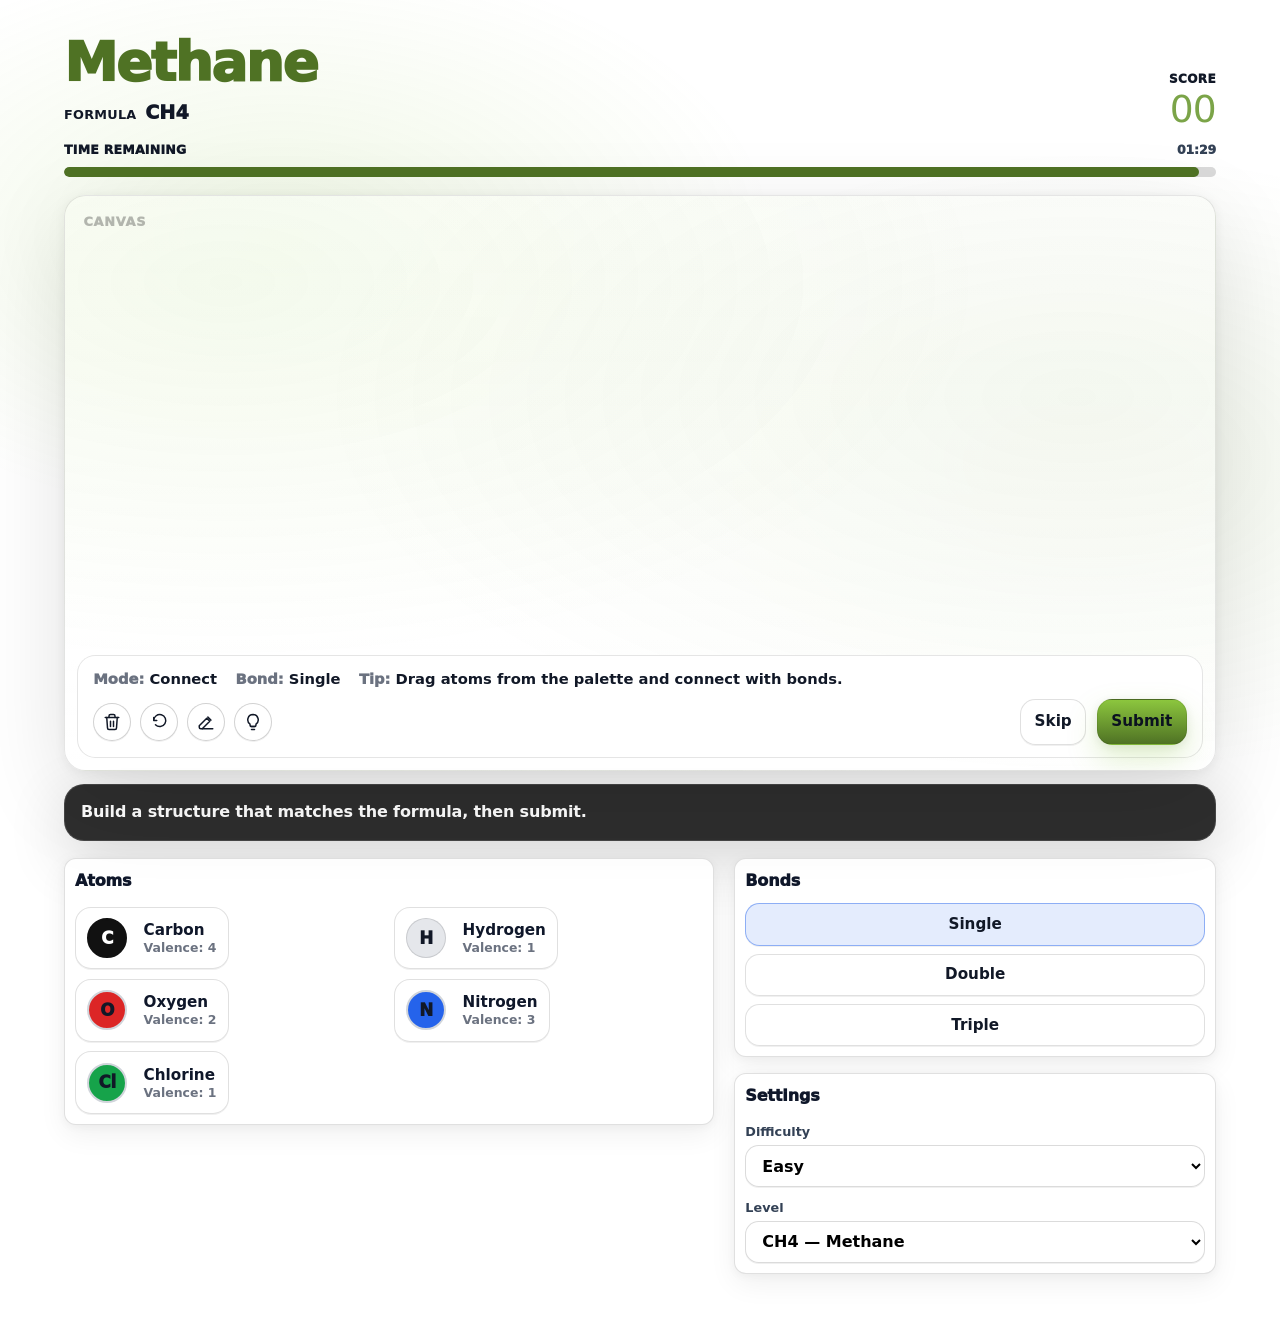
<file: game.html>
<!doctype html>
<html lang="en">
  <head>
    <meta charset="utf-8" />
    <meta name="viewport" content="width=device-width, initial-scale=1" />
    <title>Chemistry Formula Puzzle</title>
    <link rel="stylesheet" href="reset.css" />
    <link rel="stylesheet" href="layout.css" />
    <link rel="stylesheet" href="style.css" />
  </head>
  <body class="chem-game">
    <main class="chem-game__main">
      <section class="chem-shell chem-shell--v2" aria-label="Chemistry puzzle game">
        <div class="layout-container chem-shell__inner">
          <header class="chem-hdr">
            <div class="chem-hdr__row">
              <div class="chem-titlewrap">
                <div id="levelClue" class="chem-title" aria-live="polite">—</div>
                <div class="chem-sub">
                  <span class="chem-sub__k">Formula</span>
                  <span id="levelFormula" class="chem-sub__v" aria-live="polite">—</span>
                </div>
              </div>

              <div class="chem-score" aria-label="Score">
                <div class="chem-score__label">Score</div>
                <div id="scoreValue" class="chem-score__value">00</div>
              </div>
            </div>

            <div class="chem-timer" aria-label="Time remaining">
              <div class="chem-timer__label">
                <span>Time remaining</span>
                <span id="timeText" class="chem-timer__text">—</span>
              </div>
              <div class="chem-timer__bar" role="progressbar" aria-valuemin="0" aria-valuemax="100" aria-valuenow="100">
                <div id="timerFill" class="chem-timer__fill" style="width: 100%"></div>
              </div>
            </div>
          </header>

          <section class="chem-stage" aria-label="Molecule workspace">
            <div id="workspace" class="chem-canvas chem-canvas--v2" role="application" aria-label="Molecule canvas" tabindex="0">
              <div class="chem-canvas__label" aria-hidden="true">CANVAS</div>
              <svg id="bondLayer" class="chem-bonds" aria-hidden="true"></svg>
              <div id="atomLayer" class="chem-atoms" aria-hidden="false"></div>
              <div class="chem-stage__footer" aria-label="Canvas controls">
                <div class="chem-hudline" aria-label="Mode and tips">
                  <div class="chem-hudline__item"><span class="chem-hudline__k">Mode:</span> <span id="hudMode">Connect</span></div>
                  <div class="chem-hudline__item"><span class="chem-hudline__k">Bond:</span> <span id="hudBond">Single</span></div>
                  <div class="chem-hudline__item">
                    <span class="chem-hudline__k">Tip:</span>
                    <span id="hudTip">Drag atoms from the palette and connect with bonds.</span>
                  </div>
                </div>

                <div class="chem-stage__footerRow" aria-label="Controls row">
                  <div class="chem-iconbar" aria-label="Quick controls">
                    <button id="btnReset" class="chem-iconbtn" type="button" aria-label="Clear">
                      <svg viewBox="0 0 24 24" aria-hidden="true" focusable="false">
                        <path d="M3 6h18" fill="none" stroke="currentColor" stroke-width="2" stroke-linecap="round" stroke-linejoin="round" />
                        <path d="M8 6V4a2 2 0 0 1 2-2h4a2 2 0 0 1 2 2v2" fill="none" stroke="currentColor" stroke-width="2" stroke-linecap="round" stroke-linejoin="round" />
                        <path d="M19 6l-1 14a2 2 0 0 1-2 2H8a2 2 0 0 1-2-2L5 6" fill="none" stroke="currentColor" stroke-width="2" stroke-linecap="round" stroke-linejoin="round" />
                        <path d="M10 11v7M14 11v7" fill="none" stroke="currentColor" stroke-width="2" stroke-linecap="round" stroke-linejoin="round" />
                      </svg>
                    </button>
                    <button id="btnRedo" class="chem-iconbtn" type="button" aria-label="Undo">
                      <svg viewBox="0 0 24 24" aria-hidden="true" focusable="false">
                        <path d="M9 10H5V6M5 10a8 8 0 1 1 2.3 5.7" fill="none" stroke="currentColor" stroke-width="2" stroke-linecap="round" stroke-linejoin="round" />
                      </svg>
                    </button>
                    <button id="btnEraser" class="chem-iconbtn" type="button" aria-label="Erase" aria-pressed="false">
                      <svg viewBox="0 0 24 24" aria-hidden="true" focusable="false">
                        <path d="M3 17 13 7l4 4L7 21H5a2 2 0 0 1-2-2v-2Z" fill="none" stroke="currentColor" stroke-width="2" stroke-linejoin="round" />
                        <path d="M14.5 5.5 18.5 9.5" fill="none" stroke="currentColor" stroke-width="2" stroke-linecap="round" stroke-linejoin="round" />
                        <path d="M7 21h14" fill="none" stroke="currentColor" stroke-width="2" stroke-linecap="round" stroke-linejoin="round" />
                      </svg>
                    </button>
                    <button id="btnHint" class="chem-iconbtn" type="button" aria-label="Hint">
                      <svg viewBox="0 0 24 24" aria-hidden="true" focusable="false">
                        <path d="M9 18h6" fill="none" stroke="currentColor" stroke-width="2" stroke-linecap="round" stroke-linejoin="round" />
                        <path d="M10 22h4" fill="none" stroke="currentColor" stroke-width="2" stroke-linecap="round" stroke-linejoin="round" />
                        <path d="M12 2a7 7 0 0 0-4 12.7V16a2 2 0 0 0 2 2h4a2 2 0 0 0 2-2v-1.3A7 7 0 0 0 12 2Z" fill="none" stroke="currentColor" stroke-width="2" stroke-linecap="round" stroke-linejoin="round" />
                      </svg>
                    </button>
                  </div>

                  <div class="chem-stage__actions" aria-label="Primary actions">
                    <button id="btnSkip" class="chem-btn chem-btn--ghost chem-btn--wide" type="button">Skip</button>
                    <button id="btnValidate" class="chem-btn chem-btn--primary chem-btn--wide" type="button">Submit</button>
                  </div>
                </div>
              </div>
            </div>

            <div class="chem-feedback" aria-live="polite" aria-atomic="true">
              <div id="feedback" class="chem-feedback__text">Build a structure that matches the formula, then submit.</div>
              <div id="fact" class="chem-feedback__fact" hidden></div>
            </div>
          </section>

          <section class="chem-bottom" aria-label="Building palette and tools">
            <div class="chem-bottom__left">
              <div class="chem-bottomcard">
                <div class="chem-bottomcard__title">Atoms</div>
                <div class="chem-palette chem-palette--v2" role="list">
                  <button class="chem-atom chem-atom--v2" type="button" data-element="C" aria-label="Add carbon">
                    <span class="chem-atom__sym">C</span>
                    <span class="chem-atom__info">
                      <span class="chem-atom__name">Carbon</span>
                      <span class="chem-atom__meta">Valence: 4</span>
                    </span>
                  </button>
                  <button class="chem-atom chem-atom--v2" type="button" data-element="H" aria-label="Add hydrogen">
                    <span class="chem-atom__sym">H</span>
                    <span class="chem-atom__info">
                      <span class="chem-atom__name">Hydrogen</span>
                      <span class="chem-atom__meta">Valence: 1</span>
                    </span>
                  </button>
                  <button class="chem-atom chem-atom--v2" type="button" data-element="O" aria-label="Add oxygen">
                    <span class="chem-atom__sym">O</span>
                    <span class="chem-atom__info">
                      <span class="chem-atom__name">Oxygen</span>
                      <span class="chem-atom__meta">Valence: 2</span>
                    </span>
                  </button>
                  <button class="chem-atom chem-atom--v2" type="button" data-element="N" aria-label="Add nitrogen">
                    <span class="chem-atom__sym">N</span>
                    <span class="chem-atom__info">
                      <span class="chem-atom__name">Nitrogen</span>
                      <span class="chem-atom__meta">Valence: 3</span>
                    </span>
                  </button>
                  <button class="chem-atom chem-atom--v2" type="button" data-element="Cl" aria-label="Add chlorine">
                    <span class="chem-atom__sym">Cl</span>
                    <span class="chem-atom__info">
                      <span class="chem-atom__name">Chlorine</span>
                      <span class="chem-atom__meta">Valence: 1</span>
                    </span>
                  </button>
                </div>
              </div>
            </div>

            <div class="chem-bottom__right">
              <div class="chem-bottomcard">
                <div class="chem-bottomcard__title">Bonds</div>
                <div class="chem-bondstack" aria-label="Bond order">
                  <button id="bondSingle" class="chem-btn chem-btn--seg chem-btn--stack is-active" type="button" data-bond="1">Single</button>
                  <button id="bondDouble" class="chem-btn chem-btn--seg chem-btn--stack" type="button" data-bond="2">Double</button>
                  <button id="bondTriple" class="chem-btn chem-btn--seg chem-btn--stack" type="button" data-bond="3">Triple</button>
                </div>
              </div>

              <div class="chem-bottomcard chem-bottomcard--settings">
                <div class="chem-bottomcard__title">Settings</div>
                <div class="chem-settingsgrid">
                  <div class="chem-level-select">
                    <label class="chem-control__label" for="difficultySelect">Difficulty</label>
                    <select id="difficultySelect" class="chem-select chem-select--sm" aria-label="Select difficulty">
                      <option value="easy">Easy</option>
                      <option value="medium">Medium</option>
                      <option value="hard">Hard</option>
                      <option value="hardcore">Hardcore</option>
                    </select>
                  </div>
                  <div class="chem-level-select">
                    <label class="chem-control__label" for="levelSelect">Level</label>
                    <select id="levelSelect" class="chem-select" aria-label="Select level"></select>
                  </div>
                </div>
              </div>
            </div>
          </section>

          <!-- Hidden elements kept for JS hooks (status + optional helpers) -->
          <div class="chem-hidden" aria-hidden="true">
            <div id="statusCounts"></div>
            <div id="statusConn"></div>
            <div id="statusValence"></div>
            <button id="btnAnswer" type="button" tabindex="-1"></button>
            <button id="btnRing6" type="button" tabindex="-1"></button>
            <button id="btnAromatic" type="button" tabindex="-1"></button>
            <button id="btnSnap" type="button" tabindex="-1"></button>
          </div>
        </div>
      </section>
    </main>

    <script defer src="game.js"></script>
  </body>
</html>
</file>
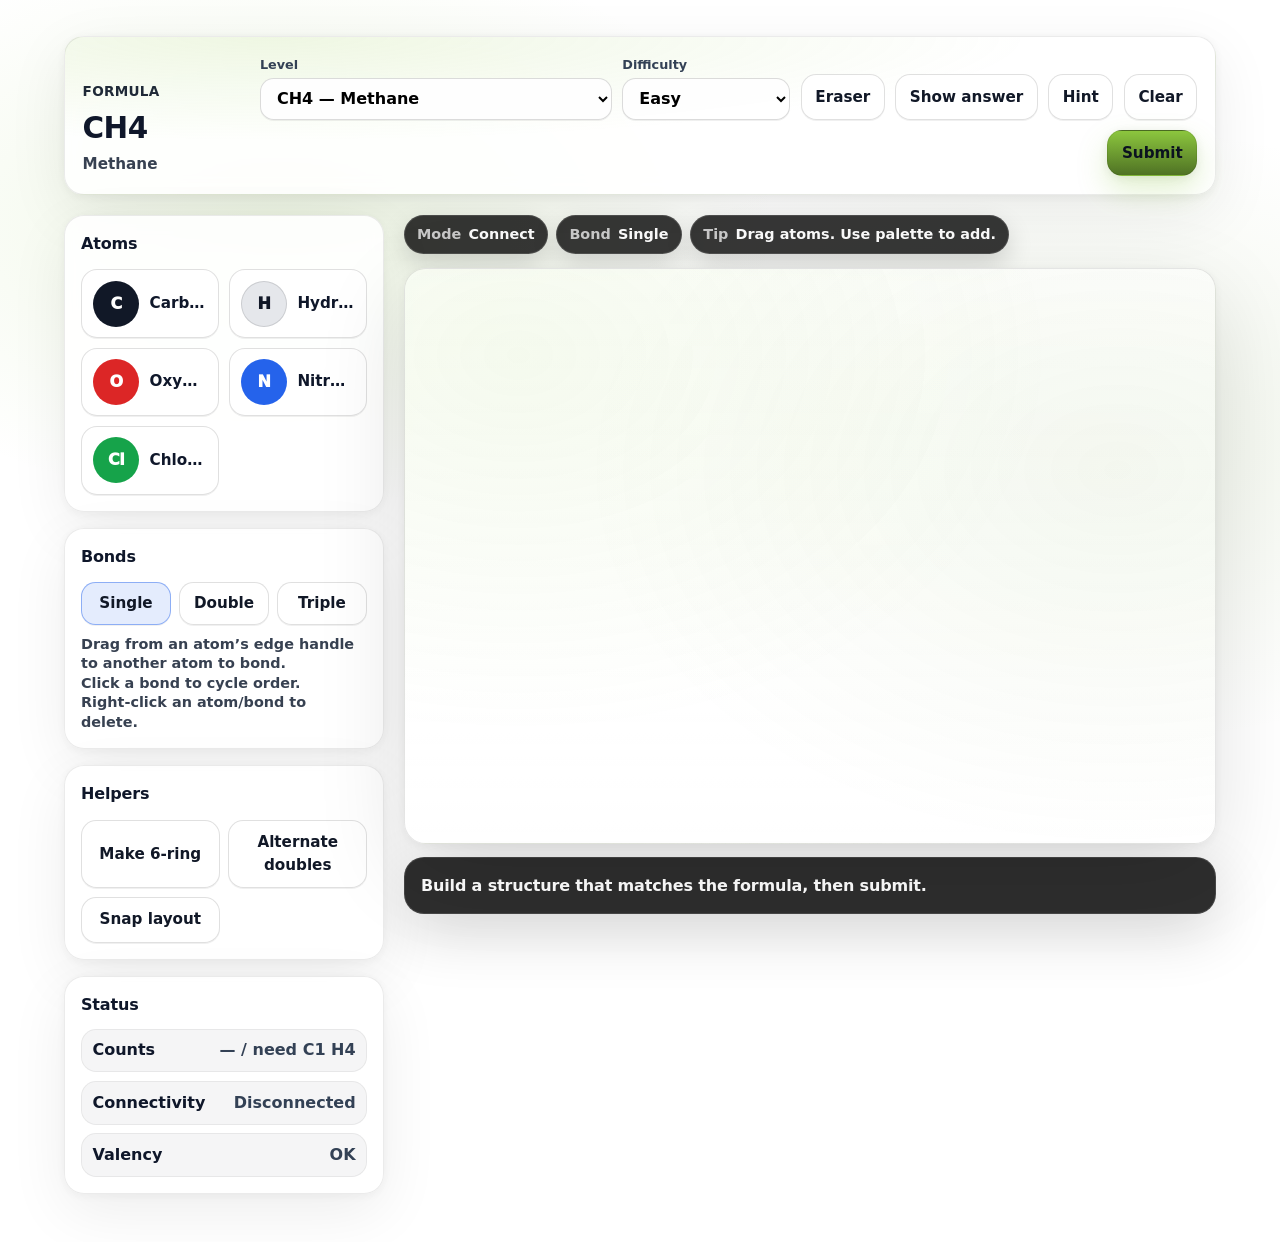
<file: gamev1.html>
<!doctype html>
<html lang="en">
  <head>
    <meta charset="utf-8" />
    <meta name="viewport" content="width=device-width, initial-scale=1" />
    <title>Chemistry Formula Puzzle</title>
    <link rel="stylesheet" href="reset.css" />
    <link rel="stylesheet" href="layout.css" />
    <link rel="stylesheet" href="style.css" />
  </head>
  <body class="chem-game">
    <main class="chem-game__main">
      <section class="chem-shell" aria-label="Chemistry puzzle game">
        <div class="layout-container chem-shell__inner">
          <header class="chem-topbar">
            <div class="chem-level">
              <div class="chem-level__label">Formula</div>
              <div id="levelFormula" class="chem-level__formula" aria-live="polite">—</div>
              <div id="levelClue" class="chem-level__clue" aria-live="polite"></div>
            </div>

            <div class="chem-topbar__actions">
              <div class="chem-level-select">
                <label class="chem-control__label" for="levelSelect">Level</label>
                <select id="levelSelect" class="chem-select" aria-label="Select level"></select>
              </div>
              <div class="chem-level-select">
                <label class="chem-control__label" for="difficultySelect">Difficulty</label>
                <select id="difficultySelect" class="chem-select chem-select--sm" aria-label="Select difficulty">
                  <option value="easy">Easy</option>
                  <option value="medium">Medium</option>
                  <option value="hard">Hard</option>
                  <option value="hardcore">Hardcore</option>
                </select>
              </div>
              <button id="btnEraser" class="chem-btn chem-btn--ghost" type="button" aria-pressed="false">Eraser</button>
              <button id="btnAnswer" class="chem-btn chem-btn--ghost" type="button" aria-pressed="false">Show answer</button>
              <button id="btnHint" class="chem-btn chem-btn--ghost" type="button">Hint</button>
              <button id="btnReset" class="chem-btn chem-btn--ghost" type="button">Clear</button>
              <button id="btnValidate" class="chem-btn chem-btn--primary" type="button">Submit</button>
            </div>
          </header>

          <div class="chem-layout">
            <aside class="chem-panel" aria-label="Building palette and tools">
              <div class="chem-card">
                <div class="chem-card__title">Atoms</div>
                <div class="chem-palette" role="list">
                  <button class="chem-atom" type="button" data-element="C" aria-label="Add carbon">
                    <span class="chem-atom__sym">C</span><span class="chem-atom__name">Carbon</span>
                  </button>
                  <button class="chem-atom" type="button" data-element="H" aria-label="Add hydrogen">
                    <span class="chem-atom__sym">H</span><span class="chem-atom__name">Hydrogen</span>
                  </button>
                  <button class="chem-atom" type="button" data-element="O" aria-label="Add oxygen">
                    <span class="chem-atom__sym">O</span><span class="chem-atom__name">Oxygen</span>
                  </button>
                  <button class="chem-atom" type="button" data-element="N" aria-label="Add nitrogen">
                    <span class="chem-atom__sym">N</span><span class="chem-atom__name">Nitrogen</span>
                  </button>
                  <button class="chem-atom" type="button" data-element="Cl" aria-label="Add chlorine">
                    <span class="chem-atom__sym">Cl</span><span class="chem-atom__name">Chlorine</span>
                  </button>
                </div>
              </div>

              <div class="chem-card">
                <div class="chem-card__title">Bonds</div>
                <div class="chem-bondtools">
                  <button id="bondSingle" class="chem-btn chem-btn--seg is-active" type="button" data-bond="1">
                    Single
                  </button>
                  <button id="bondDouble" class="chem-btn chem-btn--seg" type="button" data-bond="2">Double</button>
                  <button id="bondTriple" class="chem-btn chem-btn--seg" type="button" data-bond="3">Triple</button>
                </div>
                <div class="chem-help">
                  Drag from an atom’s edge handle to another atom to bond.<br />
                  Click a bond to cycle order.<br />
                  Right‑click an atom/bond to delete.
                </div>
              </div>

              <div class="chem-card">
                <div class="chem-card__title">Helpers</div>
                <div class="chem-helpergrid">
                  <button id="btnRing6" class="chem-btn chem-btn--ghost" type="button">Make 6‑ring</button>
                  <button id="btnAromatic" class="chem-btn chem-btn--ghost" type="button">Alternate doubles</button>
                  <button id="btnSnap" class="chem-btn chem-btn--ghost" type="button">Snap layout</button>
                </div>
              </div>

              <div class="chem-card">
                <div class="chem-card__title">Status</div>
                <div class="chem-status">
                  <div class="chem-status__row">
                    <div class="chem-status__k">Counts</div>
                    <div id="statusCounts" class="chem-status__v">—</div>
                  </div>
                  <div class="chem-status__row">
                    <div class="chem-status__k">Connectivity</div>
                    <div id="statusConn" class="chem-status__v">—</div>
                  </div>
                  <div class="chem-status__row">
                    <div class="chem-status__k">Valency</div>
                    <div id="statusValence" class="chem-status__v">—</div>
                  </div>
                </div>
              </div>
            </aside>

            <section class="chem-work" aria-label="Molecule workspace">
              <div class="chem-work__hud">
                <div class="chem-hudpill"><span class="chem-hudpill__k">Mode</span> <span id="hudMode">Connect</span></div>
                <div class="chem-hudpill">
                  <span class="chem-hudpill__k">Bond</span> <span id="hudBond">Single</span>
                </div>
                <div class="chem-hudpill">
                  <span class="chem-hudpill__k">Tip</span>
                  <span id="hudTip">Drag atoms. Use palette to add.</span>
                </div>
              </div>

              <div id="workspace" class="chem-canvas" role="application" aria-label="Molecule canvas" tabindex="0">
                <svg id="bondLayer" class="chem-bonds" aria-hidden="true"></svg>
                <div id="atomLayer" class="chem-atoms" aria-hidden="false"></div>
              </div>

              <div class="chem-feedback" aria-live="polite" aria-atomic="true">
                <div id="feedback" class="chem-feedback__text">Build a structure that matches the formula, then submit.</div>
                <div id="fact" class="chem-feedback__fact" hidden></div>
              </div>
            </section>
          </div>
        </div>
      </section>
    </main>

    <script defer src="game.js"></script>
  </body>
</html>
</file>
<file: layout.css>
/* Page structure and layout */

body {
  display: flex;
  flex-direction: column;
}

main {
  flex: 1;
  width: 100%;
}

.layout-container {
  width: min(100% - 2rem, 72rem);
  margin-inline: auto;
}

.layout-stack > * + * {
  margin-top: var(--stack-gap, 1rem);
}

.layout-cluster {
  display: flex;
  flex-wrap: wrap;
  gap: var(--cluster-gap, 1rem);
  align-items: center;
}
</file>
<file: style.css>
/* Typography, color, and visual styling */

:root {
  color-scheme: light;
  --color-background: #ffffff;
  --color-foreground: #1a1a1a;
  --color-muted: #5c5c5c;
  --font-sans: system-ui, -apple-system, "Segoe UI", Roboto, sans-serif;
  --color-primary: #8cc63e;
  /* WCAG-friendly green for text on white (>= 4.5:1). */
  --color-secondary: #4F7224;
  --nav-height: 4.25rem;
}

body {
  font-family: var(--font-sans);
  background-color: transparent;
  color: var(--color-foreground);
}

html {
  background-color: var(--color-background);
}

.site__molecules {
  position: fixed;
  inset: 0;
  width: 100%;
  height: 100%;
  display: block;
  pointer-events: none;
  z-index: 0;
}

main,
footer {
  position: relative;
  z-index: 1;
}

/* Hide visible scrollbars (scroll still works). */
html.home-page,
body.home-page {
  -ms-overflow-style: none; /* IE/Edge legacy */
  scrollbar-width: none; /* Firefox */
}

html.home-page::-webkit-scrollbar,
body.home-page::-webkit-scrollbar {
  width: 0;
  height: 0;
}

/* Typography system */
.heading-xl {
  font-size: clamp(2rem, 3.2vw, 2.75rem);
  font-weight: 700;
  letter-spacing: -0.02em;
  line-height: 1.1;
  color: var(--color-secondary);
}

.heading-lg {
  font-size: clamp(1.75rem, 2.6vw, 2.25rem);
  font-weight: 700;
  letter-spacing: -0.02em;
  line-height: 1.15;
  color: #111;
}

.subheading {
  margin-top: 0.85rem;
  font-size: clamp(1.05rem, 1.6vw, 1.25rem);
  font-weight: 700;
  line-height: 1.35;
  color: #222;
}

.prose {
  margin-top: 1.25rem;
  max-width: 65ch;
}

.prose p + p {
  margin-top: 1rem;
}

.prose p {
  font-size: 1rem;
  line-height: 1.65;
  color: #2e2e2e;
  text-align: justify;
  text-justify: inter-word;
  hyphens: auto;
}

.prose--director {
  font-family: "Times New Roman", Times, serif;
}

/* Top nav (matches screenshot style) */
.site-header {
  position: fixed;
  top: 0.9rem;
  left: 0;
  right: 0;
  z-index: 10;
  pointer-events: none;
}

.site-nav {
  pointer-events: auto;
  min-height: var(--nav-height);
  display: flex;
  align-items: center;
  justify-content: space-between;
  padding: 0.85rem 1.25rem;
  border-radius: 999px;
  background: rgba(0, 0, 0, 0.78);
  -webkit-backdrop-filter: blur(10px);
  backdrop-filter: blur(10px);
  box-shadow:
    0 18px 48px rgba(0, 0, 0, 0.35),
    0 2px 10px rgba(0, 0, 0, 0.25);
  border: 1px solid rgba(255, 255, 255, 0.12);
}

.site-brand {
  font-weight: 700;
  letter-spacing: 0.01em;
  color: #fff;
}

.nav-links {
  display: flex;
  gap: 1.4rem;
  align-items: center;
}

.nav-links a {
  color: #fff;
  font-weight: 600;
  font-size: 0.9rem;
  text-transform: lowercase;
}

.nav-links a:hover {
  text-decoration: underline;
}

/* Mobile hamburger */
.nav-toggle {
  display: none;
  width: 42px;
  height: 42px;
  border-radius: 999px;
  border: 1px solid rgba(255, 255, 255, 0.18);
  background: rgba(255, 255, 255, 0.08);
}

.nav-toggle__icon {
  display: block;
  width: 18px;
  height: 2px;
  margin-inline: auto;
  background: #fff;
  border-radius: 999px;
  position: relative;
}

.nav-toggle__icon::before,
.nav-toggle__icon::after {
  content: "";
  position: absolute;
  left: 0;
  width: 18px;
  height: 2px;
  background: #fff;
  border-radius: 999px;
}

.nav-toggle__icon::before {
  top: -6px;
}

.nav-toggle__icon::after {
  top: 6px;
}

@media (max-width: 760px) {
  .site-nav {
    position: fixed;
    top: 0.9rem;
    right: 1rem;
    left: auto;
    width: auto;
    margin: 0;
    justify-content: flex-end;
    padding: 0;
    background: transparent;
    border: 0;
    box-shadow: none;
    -webkit-backdrop-filter: none;
    backdrop-filter: none;
    z-index: 12;
  }

  .site-brand {
    display: none;
  }

  .nav-toggle {
    display: inline-grid;
    place-items: center;
    width: 52px;
    height: 52px;
    background: var(--color-secondary);
    border: 1px solid rgba(255, 255, 255, 0.22);
    box-shadow:
      0 18px 48px rgba(0, 0, 0, 0.25),
      0 2px 10px rgba(0, 0, 0, 0.18);
  }

  .primary-nav {
    position: fixed;
    top: 6.5rem;
    left: 50%;
    transform: translateX(-50%);
    width: min(92vw, 40rem);
    padding: 1.5rem 1.25rem;
    border-radius: 28px;
    background:
      radial-gradient(120% 120% at 20% 10%, rgba(255, 255, 255, 0.08), rgba(255, 255, 255, 0) 55%),
      #121212;
    -webkit-backdrop-filter: blur(10px);
    backdrop-filter: blur(10px);
    border: 1px solid rgba(255, 255, 255, 0.16);
    box-shadow:
      0 18px 48px rgba(0, 0, 0, 0.35),
      0 2px 10px rgba(0, 0, 0, 0.25);
    display: none;
    z-index: 11;
  }

  .site-header[data-nav-open="true"] .primary-nav {
    display: block;
  }

  .nav-scrim {
    position: fixed;
    inset: 0;
    background: rgba(0, 0, 0, 0.45);
    -webkit-backdrop-filter: blur(2px);
    backdrop-filter: blur(2px);
    opacity: 0;
    pointer-events: none;
    transition: opacity 160ms ease;
    z-index: 10;
  }

  .site-header[data-nav-open="true"] .nav-scrim {
    opacity: 1;
    pointer-events: auto;
  }

  .nav-links {
    flex-direction: column;
    align-items: flex-start;
    gap: 0.35rem;
  }

  .nav-links a {
    width: 100%;
    padding: 0.85rem 1rem;
    border-radius: 16px;
    font-size: 1.15rem;
    letter-spacing: -0.01em;
    text-transform: lowercase;
  }

  .nav-links a:hover {
    background: rgba(255, 255, 255, 0.1);
    text-decoration: none;
  }
}

/* ------------------------------------------------------------
   Vertical "liquid glass" section nav (WCAG-friendly)
------------------------------------------------------------- */

.vnav {
  position: fixed;
  left: 1.25rem;
  top: 50%;
  transform: translateY(-50%);
  z-index: 20;
}

.vnav__list {
  display: grid;
  gap: 0.55rem;
  padding: 0.75rem 0.6rem;
  border-radius: 999px;
  background:
    radial-gradient(140% 140% at 20% 10%, rgba(255, 255, 255, 0.55), rgba(255, 255, 255, 0) 58%),
    linear-gradient(180deg, rgba(255, 255, 255, 0.78), rgba(255, 255, 255, 0.62));
  border: 1px solid rgba(17, 24, 39, 0.14);
  box-shadow:
    0 22px 60px rgba(0, 0, 0, 0.18),
    0 2px 10px rgba(0, 0, 0, 0.08);
  -webkit-backdrop-filter: blur(14px);
  backdrop-filter: blur(14px);
}

@supports not ((-webkit-backdrop-filter: blur(1px)) or (backdrop-filter: blur(1px))) {
  .vnav__list {
    background: rgba(255, 255, 255, 0.94);
  }
}

.vnav__link {
  width: 50px;
  height: 50px;
  display: grid;
  place-items: center;
  border-radius: 999px;
  border: 0;
  background: transparent;
  box-shadow: none;
  transition:
    transform 120ms ease,
    background-color 120ms ease,
    border-color 120ms ease,
    box-shadow 120ms ease;
  position: relative;
}

.vnav__link:hover {
  transform: translateY(-1px);
}

.vnav__link.is-active {
  filter: drop-shadow(0 10px 22px rgba(79, 114, 36, 0.20));
}

.vnav__link:focus-visible {
  outline: 3px solid rgba(17, 24, 39, 0.75);
  outline-offset: 3px;
}

.vnav__link::after {
  content: attr(data-tooltip);
  position: absolute;
  left: calc(100% + 0.7rem);
  top: 50%;
  transform: translateY(-50%);
  padding: 0.45rem 0.6rem;
  border-radius: 0.65rem;
  background: rgba(15, 23, 42, 0.92);
  color: #ffffff;
  font-weight: 900;
  font-size: 0.9rem;
  letter-spacing: -0.01em;
  border: 1px solid rgba(255, 255, 255, 0.16);
  box-shadow:
    0 18px 46px rgba(0, 0, 0, 0.22),
    0 2px 10px rgba(0, 0, 0, 0.12);
  opacity: 0;
  pointer-events: none;
  white-space: nowrap;
  -webkit-backdrop-filter: blur(8px);
  backdrop-filter: blur(8px);
}

.vnav__link::before {
  content: "";
  position: absolute;
  left: calc(100% + 0.45rem);
  top: 50%;
  transform: translateY(-50%) rotate(45deg);
  width: 10px;
  height: 10px;
  background: rgba(15, 23, 42, 0.92);
  border-left: 1px solid rgba(255, 255, 255, 0.16);
  border-bottom: 1px solid rgba(255, 255, 255, 0.16);
  opacity: 0;
  pointer-events: none;
}

.vnav__link:hover::after,
.vnav__link:hover::before,
.vnav__link:focus-visible::after,
.vnav__link:focus-visible::before {
  opacity: 1;
}

.vnav__icon {
  width: 28px;
  height: 28px;
}

.vnav__sr {
  position: absolute;
  width: 1px;
  height: 1px;
  padding: 0;
  margin: -1px;
  overflow: hidden;
  clip: rect(0, 0, 0, 0);
  white-space: nowrap;
  border: 0;
}

/* Mobile: horizontal bottom nav */
@media (max-width: 900px) {
  .vnav {
    left: 0;
    right: 0;
    top: auto;
    bottom: 0;
    transform: none;
    padding: 0 0 env(safe-area-inset-bottom, 0);
  }

  .vnav__list {
    display: flex;
    flex-direction: row;
    flex-wrap: nowrap;
    justify-content: space-between;
    align-items: center;
    gap: 0.15rem;
    width: 100%;
    max-width: 100%;
    margin: 0;
    padding: 0.45rem 0.4rem;
    border-radius: 1rem 1rem 0 0;
    box-shadow:
      0 -10px 36px rgba(0, 0, 0, 0.14),
      0 -2px 8px rgba(0, 0, 0, 0.06);
  }

  .vnav__list li {
    flex: 1 1 0;
    min-width: 0;
    display: flex;
    justify-content: center;
  }

  .vnav__link {
    width: 44px;
    height: 44px;
    min-width: 44px;
  }

  /* Side tooltips don’t fit; labels remain in .vnav__sr for AT */
  .vnav__link::after,
  .vnav__link::before {
    display: none;
  }

  body.home-page {
    padding-bottom: calc(3.85rem + env(safe-area-inset-bottom, 0px));
  }

  .hero {
    padding-top: max(1.25rem, calc(env(safe-area-inset-top, 0px) + 0.75rem));
  }
}


/* Cursor: magnifying glass on hover (interactive elements) */
a:hover,
button:hover,
[role="button"]:hover,
input:hover,
select:hover,
textarea:hover,
summary:hover {
  cursor:
    url("data:image/svg+xml,%3Csvg xmlns='http://www.w3.org/2000/svg' width='24' height='24' viewBox='0 0 24 24'%3E%3Cg fill='none' stroke='%237BA448' stroke-width='2' stroke-linecap='round' stroke-linejoin='round'%3E%3Ccircle cx='10.5' cy='10.5' r='6.5'/%3E%3Cpath d='M15.25 15.25 L22 22'/%3E%3C/g%3E%3C/svg%3E")
      12 12,
    pointer;
}

/* Game page: disable magnifying-glass cursor */
body.chem-game a:hover,
body.chem-game button:hover,
body.chem-game [role="button"]:hover,
body.chem-game input:hover,
body.chem-game select:hover,
body.chem-game textarea:hover,
body.chem-game summary:hover {
  cursor: pointer;
}

/* Game-only utility: hidden hook elements */
.chem-hidden {
  display: none;
}

/* Hero */
.hero {
  position: relative;
  overflow: hidden;
  /* 100dvh tracks mobile browser chrome; reduces layout thrash vs 100vh while scrolling */
  min-height: 100vh;
  min-height: 100dvh;
  display: grid;
  align-items: center;
  padding-top: calc(var(--nav-height) + 1.75rem);
}

.hero__overlay {
  position: absolute;
  inset: 0;
  z-index: 1;
  background: transparent;
  pointer-events: none;
}

.hero-content {
  position: relative;
  z-index: 2;
  padding-block: 4rem;
  /* Own compositor layer so title/subtitle paint isn’t tied as tightly to video frame updates */
  transform: translateZ(0);
  text-align: center;
}

.hero-content > * {
  margin-inline: auto;
}

@media (prefers-reduced-motion: reduce) {
  .hero__molecules {
    display: none;
  }

  .hero__overlay {
    display: none;
  }

  .hero {
    background-image: url("Background.jpg");
    background-size: cover;
    background-position: center;
    background-repeat: no-repeat;
  }
}

.hero-title {
  color: var(--color-foreground);
  font-size: clamp(3rem, 7vw, 6rem);
  font-weight: 700;
  letter-spacing: -0.03em;
  line-height: 1;
}

.hero-subtitle {
  margin-top: 0.75rem;
  color: var(--color-secondary);
  font-weight: 700;
  font-size: clamp(0.95rem, 1.4vw, 1.1rem);
}

.hero-subtitle__dot {
  color: currentColor;
}

/* Sections */
.section {
  padding-block: clamp(3.5rem, 6vw, 6rem);
}

/* Speed up initial render: skip offscreen sections until needed. */
.section:not(.hero),
.acknowledgment,
.site-footer {
  content-visibility: auto;
  contain-intrinsic-size: 900px;
}

.about {
  background: transparent;
}

/* Section head w/ progress bar */
.section-head {
  display: block;
}

.section-head__row {
  margin-top: 0;
  display: flex;
  align-items: center;
  gap: 0.8rem;
}

.section-head__subtitle {
  margin-top: 0.15rem;
  color: #666;
  font-size: 0.95rem;
}

 .section-head__progress {
  display: flex;
  align-items: center;
  gap: 0.7rem;
  flex: 1;
  min-width: 0;
  justify-content: flex-start;
}

.section-head__icon {
  width: clamp(44px, 3vw, 56px);
  height: clamp(44px, 3vw, 56px);
  object-fit: contain;
  display: block;
}

.progress-bar {
  height: 6px;
  width: 100%;
  background: #d9d9d9;
  border-radius: 999px;
  overflow: hidden;
}

.progress-bar__fill {
  height: 100%;
  width: var(--progress, 0%);
  background: var(--color-primary);
  border-radius: 999px;
  transition: width 220ms ease;
}

/* Research cards */
.research {
  background: transparent;
}

.publications {
  background: transparent;
}

.research-grid {
  margin-top: 2.25rem;
  display: grid;
  grid-template-columns: repeat(3, minmax(0, 1fr));
  gap: clamp(1.25rem, 2.5vw, 2.5rem);
}

.publications-grid {
  margin-top: 2rem;
}

.team {
  background: transparent;
}

.team-grid {
  margin-top: 2.5rem;
  display: grid;
  grid-template-columns: repeat(4, minmax(0, 1fr));
  gap: clamp(1.75rem, 3vw, 3rem);
}

.team-card {
  display: grid;
  justify-items: center;
  text-align: center;
}

.team-avatar {
  width: clamp(120px, 14vw, 150px);
  aspect-ratio: 1 / 1;
  border-radius: 999px;
  background: #d9d9d9;
}

.team-name {
  margin-top: 0.85rem;
  font-weight: 700;
  color: #111;
}

.team-degree {
  margin-top: 0.1rem;
  font-weight: 700;
  color: var(--color-secondary);
  font-size: 0.95rem;
}

.research-card__media {
  width: 100%;
  aspect-ratio: 4 / 3;
  background: #d9d9d9;
  border-radius: 0.35rem;
}

.card-title {
  margin-top: 0.75rem;
  font-weight: 700;
  color: #111;
  letter-spacing: -0.01em;
}

.card-meta {
  margin-top: 0.15rem;
  color: #444;
  font-size: 0.95rem;
}

.pub-authors {
  margin-top: 0.15rem;
  font-weight: 700;
  color: var(--color-secondary);
}

.pub-date {
  margin-top: 1.35rem;
  color: #777;
  font-size: 0.95rem;
}

.about-grid {
  display: grid;
  grid-template-columns: 1.15fr 0.85fr;
  gap: clamp(1.5rem, 3vw, 3rem);
  align-items: start;
}

/* Intro: full-width title, then equal columns — text | slideshow (matches reference layout). */
.about-grid--intro {
  grid-template-columns: 1fr 1fr;
  grid-template-areas:
    "intro-title intro-title"
    "intro-prose intro-media";
  gap: clamp(1.35rem, 3vw, 2.5rem) clamp(1.75rem, 4vw, 3.5rem);
}

.about-grid--intro .about-intro__title {
  grid-area: intro-title;
  margin-bottom: 0;
}

.about-grid--intro .about-intro__prose {
  grid-area: intro-prose;
  margin-top: 0;
  max-width: none;
}

.about-grid--intro .about-intro__media {
  grid-area: intro-media;
  min-width: 0;
}

.about-grid--intro .about-slideshow__track {
  aspect-ratio: 16 / 9;
}

.about-grid--secondary {
  margin-top: clamp(2.5rem, 5vw, 4rem);
  grid-template-columns: 0.95fr 1.05fr;
  align-items: center;
}

.card-media {
  width: 100%;
  border-radius: 1.25rem;
  box-shadow:
    0 18px 60px rgba(0, 0, 0, 0.14),
    0 2px 12px rgba(0, 0, 0, 0.08);
}

.about-slideshow {
  position: relative;
  width: 100%;
  border-radius: 1.25rem;
  overflow: hidden;
  box-shadow:
    0 18px 60px rgba(0, 0, 0, 0.14),
    0 2px 12px rgba(0, 0, 0, 0.08);
}

.about-slideshow__track {
  position: relative;
  aspect-ratio: 4 / 3;
  background: #d9d9d9;
}

.about-slideshow__slide {
  position: absolute;
  inset: 0;
  opacity: 0;
  transition: opacity 0.65s ease;
  pointer-events: none;
}

.about-slideshow__slide.is-active {
  z-index: 1;
  opacity: 1;
}

.about-slideshow__slide img {
  display: block;
  width: 100%;
  height: 100%;
  object-fit: cover;
}

.about-slideshow__dots {
  position: absolute;
  z-index: 2;
  left: 50%;
  bottom: 0.65rem;
  transform: translateX(-50%);
  display: flex;
  flex-wrap: wrap;
  justify-content: center;
  gap: 0.4rem;
  max-width: calc(100% - 1.25rem);
  pointer-events: auto;
}

.about-slideshow__dot {
  width: 0.45rem;
  height: 0.45rem;
  padding: 0;
  border: 0;
  border-radius: 50%;
  background: rgba(255, 255, 255, 0.45);
  box-shadow: 0 0 0 1px rgba(0, 0, 0, 0.2);
  cursor: pointer;
  transition: background 0.2s ease, transform 0.2s ease;
}

.about-slideshow__dot:hover {
  background: rgba(255, 255, 255, 0.75);
}

.about-slideshow__dot:focus-visible {
  outline: 2px solid #ffffff;
  outline-offset: 2px;
}

.about-slideshow__dot.is-active {
  background: #ffffff;
  transform: scale(1.15);
}

@media (prefers-reduced-motion: reduce) {
  .about-slideshow__slide {
    transition: none;
  }

  .about-slideshow__dot {
    transition: none;
  }
}

.signature {
  margin-top: 1.25rem;
}

.signature-name {
  font-weight: 700;
  color: #111;
}

.signature-title {
  font-weight: 700;
  color: var(--color-secondary);
}

@media (max-width: 900px) {
  main > section:not(.hero):not(.acknowledgment) {
    padding-inline: clamp(1rem, 4vw, 1.5rem);
  }

  .site-footer {
    padding-inline: clamp(1rem, 4vw, 1.5rem);
  }

  .about-grid,
  .about-grid--secondary {
    grid-template-columns: 1fr;
  }

  .about-grid--intro {
    grid-template-columns: 1fr;
    grid-template-areas:
      "intro-title"
      "intro-prose"
      "intro-media";
  }

  .about-grid--secondary .about-media {
    order: 2;
  }

  .section-head__row {
    flex-direction: column;
    align-items: flex-start;
  }

  .section-head__progress {
    width: 100%;
  }

  .research-grid {
    grid-template-columns: 1fr;
  }

  .team-grid {
    grid-template-columns: repeat(2, minmax(0, 1fr));
  }
}

/* ------------------------------------------------------------
   Chemistry puzzle game (scoped via .chem-game on body)
------------------------------------------------------------- */

.chem-game {
  background:
    radial-gradient(900px 520px at 22% 18%, rgba(140, 198, 62, 0.13), rgba(140, 198, 62, 0) 55%),
    radial-gradient(900px 520px at 85% 35%, rgba(123, 164, 72, 0.11), rgba(123, 164, 72, 0) 60%),
    var(--color-background);
}

.chem-game__main {
  padding-top: 2.25rem;
  padding-bottom: 3rem;
}

.chem-shell__inner {
  display: grid;
  gap: 1.25rem;
}

/* --- Game layout v2 (matches reference screenshot) --- */
.chem-shell--v2 .chem-shell__inner {
  gap: 1.1rem;
}

.chem-hdr {
  display: grid;
  gap: 0.8rem;
}

.chem-hdr__row {
  display: flex;
  align-items: flex-end;
  justify-content: space-between;
  gap: 1rem;
}

.chem-title {
  font-size: clamp(2.4rem, 4.8vw, 3.35rem);
  font-weight: 1000;
  letter-spacing: -0.03em;
  color: var(--color-secondary);
  line-height: 1.02;
}

.chem-sub {
  margin-top: 0.55rem;
  display: inline-flex;
  gap: 0.55rem;
  align-items: baseline;
  color: #1f2937;
  font-weight: 900;
}

.chem-sub__k {
  font-size: 0.8rem;
  letter-spacing: 0.02em;
  text-transform: uppercase;
  color: #111827;
}

.chem-sub__v {
  font-size: 1.2rem;
  font-weight: 1000;
  color: #111827;
}

.chem-score {
  text-align: right;
  min-width: 6.5rem;
}

.chem-score__label {
  font-size: 0.75rem;
  font-weight: 1000;
  letter-spacing: 0.03em;
  color: #111827;
  text-transform: uppercase;
}

.chem-score__value {
  margin-top: 0.15rem;
  font-size: 2.35rem;
  font-weight: 1100;
  letter-spacing: -0.02em;
  color: #7BA448;
  line-height: 1;
}

.chem-timer__label {
  display: flex;
  align-items: baseline;
  justify-content: space-between;
  gap: 1rem;
  font-weight: 1000;
  letter-spacing: 0.02em;
  text-transform: uppercase;
  color: #111827;
  font-size: 0.78rem;
}

.chem-timer__text {
  font-weight: 1000;
  color: #334155;
  text-transform: none;
  letter-spacing: -0.01em;
}

.chem-timer__bar {
  margin-top: 0.45rem;
  height: 10px;
  width: 100%;
  background: #d9d9d9;
  border-radius: 999px;
  overflow: hidden;
}

.chem-timer__fill {
  height: 100%;
  width: 100%;
  background: #4F7224;
  border-radius: 999px;
  transition: width 160ms linear;
}

.chem-stage {
  display: grid;
  gap: 0.85rem;
}

.chem-canvas--v2 {
  height: min(56vh, 520px);
  background: linear-gradient(180deg, rgba(255, 255, 255, 0.94), rgba(255, 255, 255, 0.90));
  border: 2px solid rgba(0, 0, 0, 0.55);
  box-shadow: none;
  padding-bottom: 72px; /* space for the in-canvas control strip */
}

.chem-canvas__label {
  position: absolute;
  left: 1.15rem;
  top: 1rem;
  font-size: 0.8rem;
  font-weight: 1000;
  letter-spacing: 0.06em;
  color: rgba(0, 0, 0, 0.28);
  pointer-events: none;
}

.chem-stage__footer {
  position: absolute;
  left: 12px;
  right: 12px;
  bottom: 12px;
  display: flex;
  flex-direction: column;
  align-items: center;
  justify-content: space-between;
  gap: 0.55rem;
  padding: 0.75rem 0.95rem;
  border-radius: 1.15rem;
  background: rgba(255, 255, 255, 0.92);
  border: 1px solid rgba(0, 0, 0, 0.1);
  z-index: 5;
  pointer-events: auto;
}

.chem-stage__footerRow {
  width: 100%;
  display: flex;
  align-items: center;
  justify-content: space-between;
  gap: 1rem;
}

.chem-iconbar {
  display: inline-flex;
  gap: 0.55rem;
  align-items: center;
  flex-shrink: 0;
}

.chem-iconbtn {
  width: 38px;
  height: 38px;
  border-radius: 999px;
  display: inline-grid;
  place-items: center;
  border: 1px solid rgba(0, 0, 0, 0.18);
  background: rgba(255, 255, 255, 0.95);
  box-shadow: 0 1px 0 rgba(0, 0, 0, 0.06);
  color: #111827;
  transition:
    transform 80ms ease,
    background-color 120ms ease,
    border-color 120ms ease,
    box-shadow 120ms ease;
}

.chem-iconbtn svg {
  width: 18px;
  height: 18px;
  display: block;
}

.chem-iconbtn:active {
  transform: translateY(1px);
}

.chem-iconbtn.is-active,
.chem-iconbtn[aria-pressed="true"] {
  background: rgba(123, 164, 72, 0.18);
  border-color: rgba(123, 164, 72, 0.55);
}

.chem-hudline {
  display: flex;
  gap: 1.15rem;
  flex-wrap: wrap;
  align-items: baseline;
  min-width: 0;
  width: 100%;
}

.chem-hudline__item {
  font-weight: 900;
  color: #111827;
  font-size: 0.92rem;
  white-space: nowrap;
}

.chem-hudline__item:last-child {
  white-space: normal;
  min-width: min(58ch, 60vw);
}

.chem-hudline__k {
  color: #6b7280;
  font-weight: 1000;
}

.chem-stage__actions {
  display: inline-flex;
  gap: 0.65rem;
  align-items: center;
  flex-shrink: 0;
}

.chem-btn--wide {
  padding-inline: 1.55rem;
}

.chem-bottom {
  display: grid;
  grid-template-columns: 1.35fr 1fr;
  gap: 1.25rem;
  align-items: start;
}

.chem-bottomcard {
  padding: 10px;
  border-radius: 12px;
  background: #fff;
  border: 1px solid rgba(0, 0, 0, 0.12);
  box-shadow:
    0 10px 28px rgba(0, 0, 0, 0.06),
    0 2px 10px rgba(0, 0, 0, 0.04);
}

.chem-bottomcard__title {
  font-weight: 1000;
  letter-spacing: -0.01em;
  color: #0f172a;
}

.chem-palette--v2 {
  margin-top: 10px;
  grid-template-columns: repeat(auto-fit, minmax(112px, max-content));
  gap: 8px;
  justify-content: start;
}

.chem-atom--v2 {
  grid-template-columns: 40px 1fr;
  gap: 8px;
  padding: 10px;
  border-radius: 12px;
  min-height: 0;
  background: #ffffff;
  border: 1px solid #e5e7eb;
  box-shadow: none;
  align-items: center;
  width: fit-content;
  max-width: 100%;
}

.chem-atom--v2 .chem-atom__info {
  display: flex;
  flex-direction: column;
  justify-content: center;
  min-width: 0;
}

.chem-atom--v2 .chem-atom__sym {
  width: 40px;
  height: 40px;
  border-radius: 999px;
  background: #ffffff;
  border: 2px solid #d1d5db;
  color: #111827;
  font-size: 1.05rem;
  font-weight: 1000;
  letter-spacing: -0.02em;
  box-shadow: none;
}

.chem-atom--v2[data-element="C"] .chem-atom__sym {
  background: #111111;
  border-color: #111111;
  color: #ffffff;
}

.chem-atom__name {
  font-size: 1.05rem;
  font-weight: 1000;
  color: #111111;
  line-height: 1.05;
  display: block;
  white-space: nowrap;
  overflow: hidden;
  text-overflow: ellipsis;
}

.chem-atom__meta {
  margin-top: 2px;
  font-size: 1rem;
  color: #7BA448;
  font-weight: 900;
  line-height: 1.05;
  white-space: nowrap;
}

.chem-atom__meta {
  display: block;
  margin-top: 0.1rem;
  font-weight: 800;
  font-size: 0.78rem;
  color: #6b7280;
}

.chem-bottom__right {
  display: grid;
  gap: 1rem;
}

.chem-bondstack {
  margin-top: 10px;
  display: grid;
  gap: 8px;
}

.chem-btn--stack {
  width: 100%;
  justify-content: flex-start;
  gap: 8px;
  padding: 10px;
  border-radius: 10px;
}

.chem-bondstack .chem-btn--stack::before {
  content: "";
  width: 22px;
  height: 22px;
  border-radius: 999px;
  background: #d9d9d9;
  flex: 0 0 auto;
}

.chem-toolgrid {
  margin-top: 0.85rem;
  display: grid;
  grid-template-columns: 1fr 1fr;
  gap: 0.55rem;
}

.chem-settingsgrid {
  margin-top: 0.85rem;
  display: grid;
  gap: 0.65rem;
}

.chem-settingsgrid .chem-select {
  min-width: 100%;
}

.chem-topbar {
  display: flex;
  align-items: flex-end;
  justify-content: space-between;
  gap: 1rem;
  padding: 1.1rem 1.1rem;
  border-radius: 1.25rem;
  background:
    radial-gradient(120% 120% at 18% 0%, rgba(140, 198, 62, 0.14), rgba(140, 198, 62, 0) 55%),
    rgba(255, 255, 255, 0.86);
  border: 1px solid rgba(0, 0, 0, 0.08);
  box-shadow:
    0 18px 60px rgba(0, 0, 0, 0.08),
    0 2px 12px rgba(0, 0, 0, 0.06);
  -webkit-backdrop-filter: blur(8px);
  backdrop-filter: blur(8px);
}

.chem-level__label {
  font-size: 0.85rem;
  font-weight: 700;
  color: #1f2937;
  letter-spacing: 0.02em;
  text-transform: uppercase;
}

.chem-level__formula {
  margin-top: 0.25rem;
  font-size: clamp(1.5rem, 2.3vw, 2.2rem);
  font-weight: 900;
  letter-spacing: -0.02em;
  color: #0f172a;
}

.chem-level__clue {
  margin-top: 0.2rem;
  color: #374151;
  font-weight: 700;
  font-size: 0.95rem;
}

.chem-topbar__actions {
  display: flex;
  align-items: flex-end;
  justify-content: flex-end;
  gap: 0.65rem;
  flex-wrap: wrap;
}

.chem-control__label {
  display: block;
  font-size: 0.8rem;
  font-weight: 700;
  color: #334155;
  margin-bottom: 0.25rem;
}

.chem-select {
  min-width: min(22rem, 72vw);
  padding: 0.6rem 0.75rem;
  border-radius: 0.85rem;
  border: 1px solid rgba(0, 0, 0, 0.14);
  background: rgba(255, 255, 255, 0.95);
  box-shadow: 0 1px 0 rgba(0, 0, 0, 0.06);
  font-weight: 700;
}

.chem-select--sm {
  min-width: 10.5rem;
}

.chem-btn {
  padding: 0.65rem 0.85rem;
  border-radius: 0.95rem;
  font-weight: 900;
  font-size: 0.95rem;
  border: 1px solid rgba(0, 0, 0, 0.12);
  box-shadow: 0 1px 0 rgba(0, 0, 0, 0.06);
  background: rgba(255, 255, 255, 0.92);
  color: #111827;
  transition:
    transform 80ms ease,
    background-color 120ms ease,
    border-color 120ms ease,
    box-shadow 120ms ease;
}

.chem-btn:active {
  transform: translateY(1px);
}

.chem-btn--primary {
  background: linear-gradient(180deg, var(--color-primary), var(--color-secondary));
  border-color: rgba(0, 0, 0, 0.08);
  color: #0b1220;
  box-shadow:
    0 14px 30px rgba(140, 198, 62, 0.25),
    0 2px 10px rgba(0, 0, 0, 0.08);
}

.chem-btn--ghost {
  background: rgba(255, 255, 255, 0.86);
}

.chem-btn--seg {
  flex: 1;
  border-radius: 0.9rem;
  font-weight: 900;
  padding: 0.55rem 0.65rem;
}

.chem-btn--seg.is-active {
  background: rgba(123, 164, 72, 0.18);
  border-color: rgba(123, 164, 72, 0.5);
}

.chem-btn.is-active {
  background: rgba(37, 99, 235, 0.12);
  border-color: rgba(37, 99, 235, 0.45);
}

.chem-layout {
  display: grid;
  grid-template-columns: 320px 1fr;
  gap: 1.25rem;
  align-items: start;
}

.chem-panel {
  display: grid;
  gap: 1rem;
}

.chem-card {
  padding: 1rem 1rem;
  border-radius: 1.25rem;
  background: rgba(255, 255, 255, 0.88);
  border: 1px solid rgba(0, 0, 0, 0.08);
  box-shadow:
    0 18px 60px rgba(0, 0, 0, 0.07),
    0 2px 12px rgba(0, 0, 0, 0.05);
  -webkit-backdrop-filter: blur(8px);
  backdrop-filter: blur(8px);
}

.chem-card__title {
  font-weight: 900;
  color: #0f172a;
  letter-spacing: -0.01em;
}

.chem-palette {
  margin-top: 0.85rem;
  display: grid;
  grid-template-columns: repeat(2, minmax(0, 1fr));
  gap: 0.6rem;
}

.chem-atom {
  display: grid;
  grid-template-columns: 46px 1fr;
  align-items: center;
  gap: 0.65rem;
  padding: 0.65rem 0.7rem;
  border-radius: 1rem;
  border: 1px solid rgba(0, 0, 0, 0.12);
  background: rgba(255, 255, 255, 0.93);
  box-shadow: 0 1px 0 rgba(0, 0, 0, 0.06);
  text-align: left;
}

.chem-atom__sym {
  width: 46px;
  height: 46px;
  display: grid;
  place-items: center;
  border-radius: 999px;
  font-weight: 1000;
  background: #111827;
  color: #fff;
  letter-spacing: -0.02em;
}

.chem-atom[data-element="H"] .chem-atom__sym {
  background: #e5e7eb;
  color: #111827;
  border: 1px solid rgba(0, 0, 0, 0.12);
}

.chem-atom[data-element="O"] .chem-atom__sym {
  background: #dc2626;
}

.chem-atom[data-element="N"] .chem-atom__sym {
  background: #2563eb;
}

.chem-atom[data-element="Cl"] .chem-atom__sym {
  background: #16a34a;
}

.chem-atom__name {
  font-weight: 900;
  color: #0f172a;
  font-size: 0.95rem;
  line-height: 1.15;
}

.chem-bondtools {
  margin-top: 0.85rem;
  display: flex;
  gap: 0.5rem;
}

.chem-help {
  margin-top: 0.65rem;
  color: #374151;
  font-weight: 700;
  font-size: 0.9rem;
  line-height: 1.35;
}

.chem-helpergrid {
  margin-top: 0.85rem;
  display: grid;
  grid-template-columns: 1fr 1fr;
  gap: 0.55rem;
}

.chem-status {
  margin-top: 0.75rem;
  display: grid;
  gap: 0.55rem;
}

.chem-status__row {
  display: flex;
  align-items: baseline;
  justify-content: space-between;
  gap: 0.75rem;
  padding: 0.55rem 0.65rem;
  border-radius: 0.95rem;
  background: rgba(15, 23, 42, 0.04);
  border: 1px solid rgba(0, 0, 0, 0.06);
}

.chem-status__k {
  font-weight: 900;
  color: #0f172a;
}

.chem-status__v {
  font-weight: 900;
  color: #334155;
  text-align: right;
}

.chem-work {
  display: grid;
  gap: 0.85rem;
  align-content: start;
}

.chem-work__hud {
  display: flex;
  flex-wrap: wrap;
  gap: 0.55rem;
}

.chem-hudpill {
  display: inline-flex;
  align-items: center;
  gap: 0.45rem;
  padding: 0.5rem 0.75rem;
  border-radius: 999px;
  background: rgba(0, 0, 0, 0.78);
  color: #fff;
  border: 1px solid rgba(255, 255, 255, 0.12);
  box-shadow: 0 10px 26px rgba(0, 0, 0, 0.16);
  font-weight: 900;
  font-size: 0.9rem;
}

.chem-hudpill__k {
  color: rgba(255, 255, 255, 0.75);
  font-weight: 900;
}

.chem-canvas {
  position: relative;
  height: min(64vh, 620px);
  border-radius: 1.35rem;
  overflow: hidden;
  background:
    radial-gradient(120% 120% at 14% 15%, rgba(140, 198, 62, 0.09), rgba(140, 198, 62, 0) 55%),
    radial-gradient(120% 120% at 88% 35%, rgba(123, 164, 72, 0.08), rgba(123, 164, 72, 0) 55%),
    linear-gradient(180deg, rgba(255, 255, 255, 0.92), rgba(255, 255, 255, 0.82));
  border: 1px solid rgba(0, 0, 0, 0.1);
  box-shadow:
    0 28px 90px rgba(0, 0, 0, 0.12),
    0 2px 12px rgba(0, 0, 0, 0.06);
  outline: none;
}

.chem-canvas.is-eraser {
  cursor:
    url("data:image/svg+xml,%3Csvg xmlns='http://www.w3.org/2000/svg' width='28' height='28' viewBox='0 0 28 28'%3E%3Cpath d='M17.8 4.8l5.4 5.4c.8.8.8 2 0 2.8L14 22.6c-.4.4-.9.6-1.4.6H7.4c-.5 0-1-.2-1.4-.6l-1.2-1.2c-.8-.8-.8-2 0-2.8l9.6-9.6c.8-.8 2-.8 2.8 0l.6.6 1.4-1.4-.6-.6c-.8-.8-.8-2 0-2.8.8-.8 2-.8 2.8 0z' fill='%23ffffff'/%3E%3Cpath d='M6.2 20.2l1.6 1.6h4.8l4.2-4.2-6.4-6.4-4.2 4.2c-.8.8-.8 2 0 2.8z' fill='%23ef4444'/%3E%3Cpath d='M16.8 6.2l5.0 5.0' stroke='%23111827' stroke-width='2' stroke-linecap='round'/%3E%3C/svg%3E")
      10 18,
    crosshair;
}

.chem-bonds {
  position: absolute;
  inset: 0;
  width: 100%;
  height: 100%;
  pointer-events: auto;
}

.chem-atoms {
  position: absolute;
  inset: 0;
}

.chem-node {
  position: absolute;
  width: 46px;
  height: 46px;
  margin-left: -23px;
  margin-top: -23px;
  border-radius: 999px;
  background: var(--node-fill, #111827);
  border: 2px solid var(--node-stroke, #0b1220);
  box-shadow:
    0 18px 44px rgba(0, 0, 0, 0.18),
    0 2px 10px rgba(0, 0, 0, 0.10);
  display: grid;
  place-items: center;
  user-select: none;
  touch-action: none;
}

.chem-node::after {
  content: "";
  position: absolute;
  inset: -2px;
  border-radius: 999px;
  background: rgba(239, 68, 68, 0.18);
  opacity: 0;
  transition: opacity 90ms ease;
  pointer-events: none;
}

.chem-canvas.is-eraser .chem-node:hover::after {
  opacity: 1;
}

.chem-canvas.is-eraser .chem-node:hover {
  outline: 3px solid rgba(239, 68, 68, 0.55);
  outline-offset: 2px;
}

.chem-node__sym {
  font-weight: 1000;
  letter-spacing: -0.02em;
  color: var(--node-text, #fff);
}

.chem-node.is-selected {
  outline: 3px solid rgba(140, 198, 62, 0.55);
  outline-offset: 2px;
}

.chem-node__handle {
  position: absolute;
  left: var(--hx, 100%);
  top: var(--hy, 50%);
  transform: translate(-50%, -50%);
  width: 16px;
  height: 16px;
  border-radius: 999px;
  background: rgba(255, 255, 255, 0.92);
  border: 2px solid rgba(37, 99, 235, 0.9);
  box-shadow: 0 8px 18px rgba(0, 0, 0, 0.16);
  opacity: 0;
  pointer-events: none;
}

.chem-node:hover .chem-node__handle {
  opacity: 1;
  pointer-events: auto;
}

.chem-bond__line {
  stroke: rgba(17, 24, 39, 0.92);
  stroke-width: 3.2;
  stroke-linecap: round;
}

.chem-bond__hit {
  stroke: transparent;
  stroke-width: 18;
  stroke-linecap: round;
}

.chem-canvas.is-eraser .chem-bond:hover .chem-bond__line {
  stroke: rgba(239, 68, 68, 0.95);
}

.chem-bond__preview {
  stroke: rgba(37, 99, 235, 0.9);
  stroke-width: 3.2;
  stroke-linecap: round;
  stroke-dasharray: 6 7;
}

.chem-feedback {
  padding: 0.95rem 1rem;
  border-radius: 1.25rem;
  background: rgba(0, 0, 0, 0.82);
  color: #fff;
  border: 1px solid rgba(255, 255, 255, 0.12);
  box-shadow: 0 18px 60px rgba(0, 0, 0, 0.16);
}

.chem-feedback__text {
  font-weight: 900;
  letter-spacing: -0.01em;
}

.chem-feedback[data-kind="good"] {
  background: rgba(22, 163, 74, 0.92);
}

.chem-feedback[data-kind="bad"] {
  background: rgba(220, 38, 38, 0.92);
}

.chem-feedback__fact {
  margin-top: 0.45rem;
  font-weight: 700;
  color: rgba(255, 255, 255, 0.9);
}

@media (max-width: 980px) {
  .chem-layout {
    grid-template-columns: 1fr;
  }

  .chem-select {
    min-width: min(34rem, 84vw);
  }

  .chem-hdr__row {
    align-items: flex-start;
  }

  .chem-stage__footer {
    flex-direction: column;
    align-items: stretch;
  }

  .chem-iconbar {
    justify-content: flex-start;
  }

  .chem-hudline__item:last-child {
    min-width: 0;
  }

  .chem-stage__actions {
    justify-content: flex-end;
  }

  .chem-bottom {
    grid-template-columns: 1fr;
  }

  .chem-palette--v2 {
    grid-template-columns: repeat(auto-fit, minmax(112px, max-content));
    justify-content: start;
  }
}

/* Contact — Get in Touch */
.contact {
  --contact-icon-size: 4.5rem; /* 72px — within 60–80px reference */
  --contact-icon-gap: 1.125rem; /* 18px — within 15–20px reference */
  background: transparent;
}

.contact-grid {
  margin-top: 2rem;
  display: grid;
  grid-template-columns: repeat(3, minmax(0, 1fr));
  gap: clamp(2rem, 4vw, 3.5rem);
  align-items: start;
}

.contact-card {
  display: flex;
  flex-direction: row;
  flex-wrap: nowrap;
  align-items: flex-start;
  gap: var(--contact-icon-gap);
  min-width: 0;
}

.contact-card__icon {
  flex-shrink: 0;
  width: var(--contact-icon-size);
  height: var(--contact-icon-size);
  border-radius: 0.85rem;
  background: var(--color-secondary);
  color: #ffffff;
  display: grid;
  place-items: center;
}

.contact-card__glyph {
  width: 1.875rem;
  height: 1.875rem;
  display: block;
}

.contact-card__body {
  display: flex;
  flex-direction: column;
  align-items: flex-start;
  gap: 0.15rem;
  flex: 1;
  min-width: 0;
}

.contact-card__label {
  margin: 0;
  padding-top: 0.15rem;
  font-size: 1rem;
  font-weight: 700;
  color: var(--color-secondary);
  line-height: 1.5;
}

.contact-card__text {
  margin: 0;
  padding: 0;
  font-size: 0.98rem;
  line-height: 1.4;
  color: #111827;
}

.contact-card__link {
  color: #111827;
  font-weight: 600;
  text-decoration: underline;
  text-underline-offset: 0.15em;
}

.contact-card__link:hover {
  color: var(--color-secondary);
}

.contact-card__link:focus-visible {
  outline: 3px solid rgba(17, 24, 39, 0.75);
  outline-offset: 2px;
  border-radius: 0.2rem;
}

.contact-map {
  margin-top: clamp(2rem, 4vw, 3rem);
  width: 100%;
  border-radius: 1rem;
  overflow: hidden;
  border: 1px solid rgba(0, 0, 0, 0.1);
  box-shadow:
    0 18px 50px rgba(0, 0, 0, 0.08),
    0 2px 10px rgba(0, 0, 0, 0.05);
  aspect-ratio: 21 / 9;
  min-height: 280px;
}

.contact-map__frame {
  display: block;
  width: 100%;
  height: 100%;
  min-height: 280px;
  border: 0;
}

@media (max-width: 900px) {
  .contact-grid {
    grid-template-columns: 1fr;
    gap: 1.75rem;
  }

  .contact {
    --contact-icon-size: 4rem;
    --contact-icon-gap: 1rem;
  }
}

/* Acknowledgment of Country */
.acknowledgment {
  position: relative;
  padding-block: clamp(2.75rem, 5vw, 4.25rem);
  background-color: var(--color-secondary);
  overflow: hidden;
}

.acknowledgment::before {
  content: "";
  position: absolute;
  inset: 0;
  z-index: 0;
  background-image: url("Assets/Aboriginal.png");
  background-repeat: no-repeat;
  background-size: cover;
  background-position: center;
  pointer-events: none;
}

.acknowledgment__inner {
  position: relative;
  z-index: 1;
  width: 100%;
  max-width: none;
  padding-inline: clamp(1rem, 3vw, 2rem);
  margin-inline: auto;
  text-align: center;
  box-sizing: border-box;
}

.acknowledgment__text {
  margin: 0;
  color: #ffffff;
  font-size: clamp(0.82rem, 0.35vw + 0.78rem, 0.98rem);
  font-weight: 500;
  line-height: 1.5;
}

@media (min-width: 75rem) {
  .acknowledgment__text {
    white-space: nowrap;
  }
}

/* Site footer */
.site-footer {
  padding-block: clamp(1.25rem, 2.5vw, 1.75rem);
  background: transparent;
  border-top: 1px solid rgba(79, 114, 36, 0.12);
}

.site-footer__inner {
  text-align: center;
}

.site-footer__copy {
  margin: 0;
  font-size: 0.875rem;
  line-height: 1.5;
  color: var(--color-muted);
}
</file>
